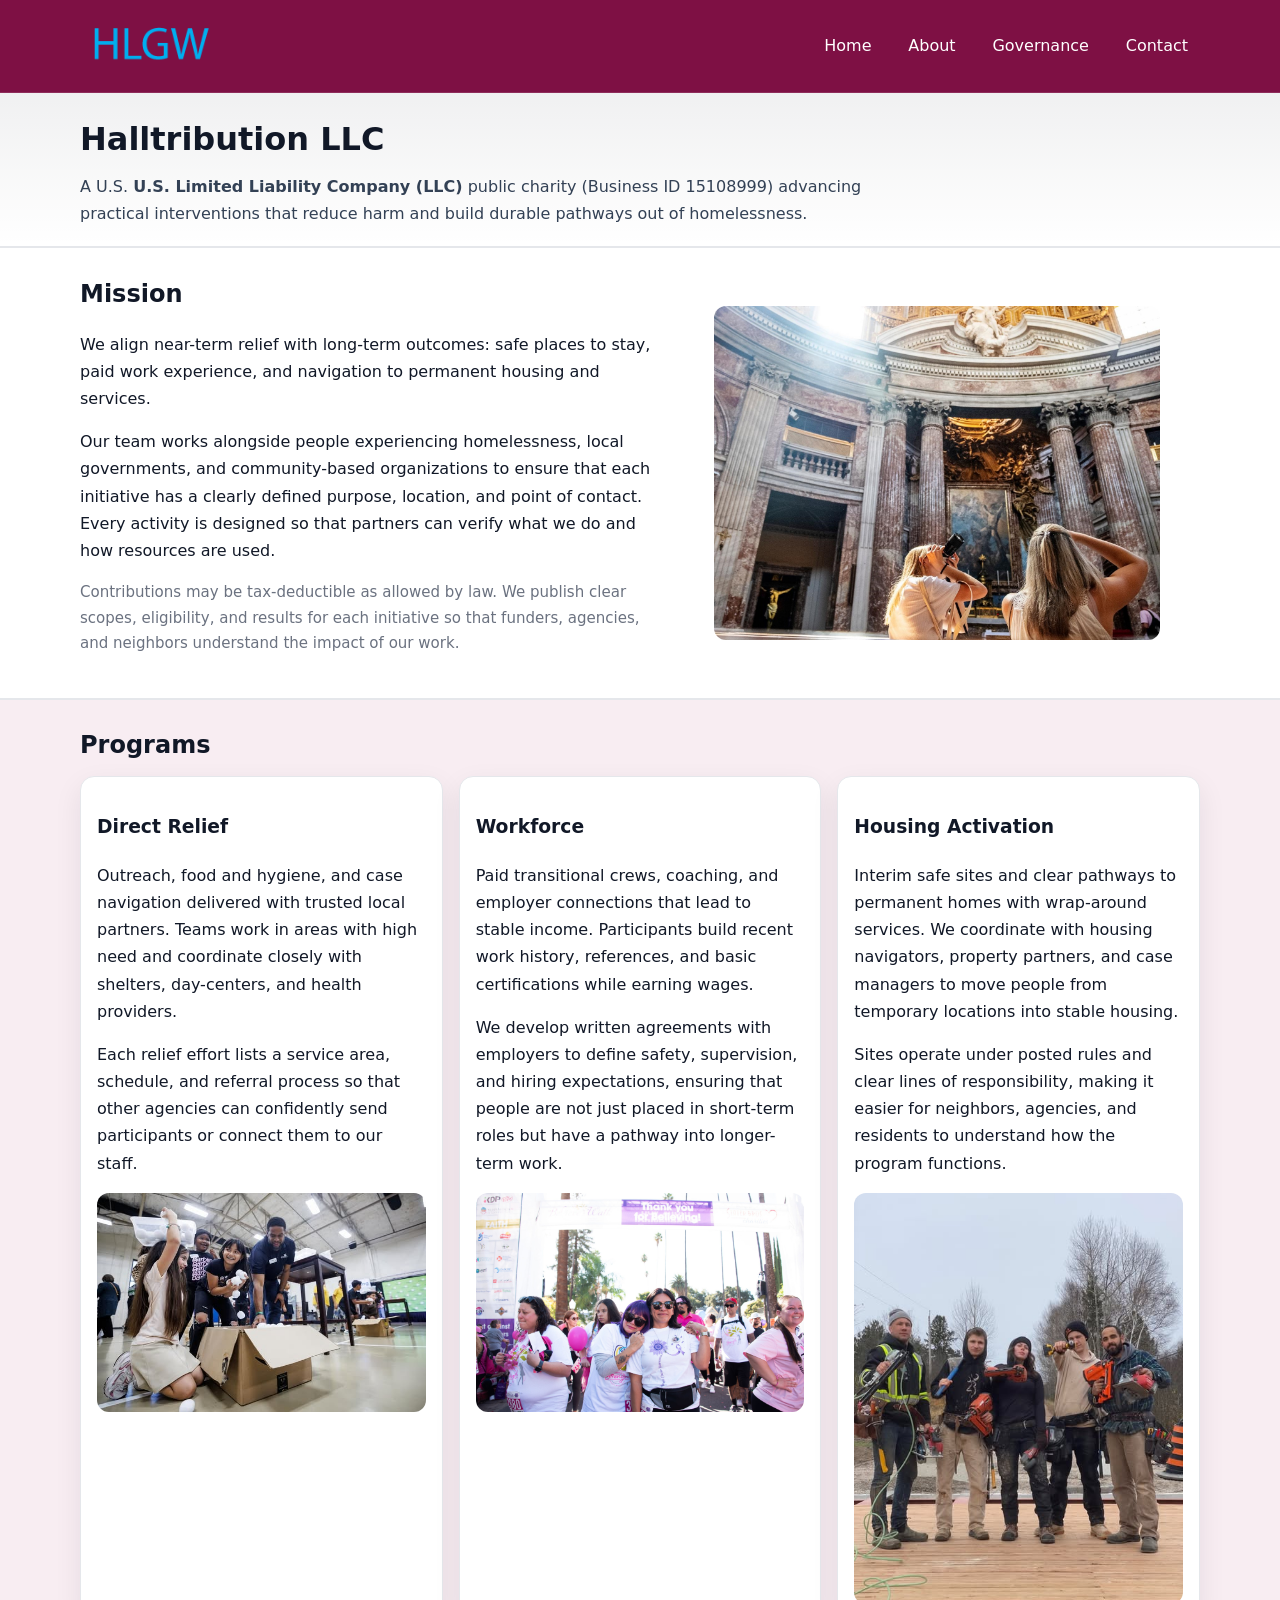
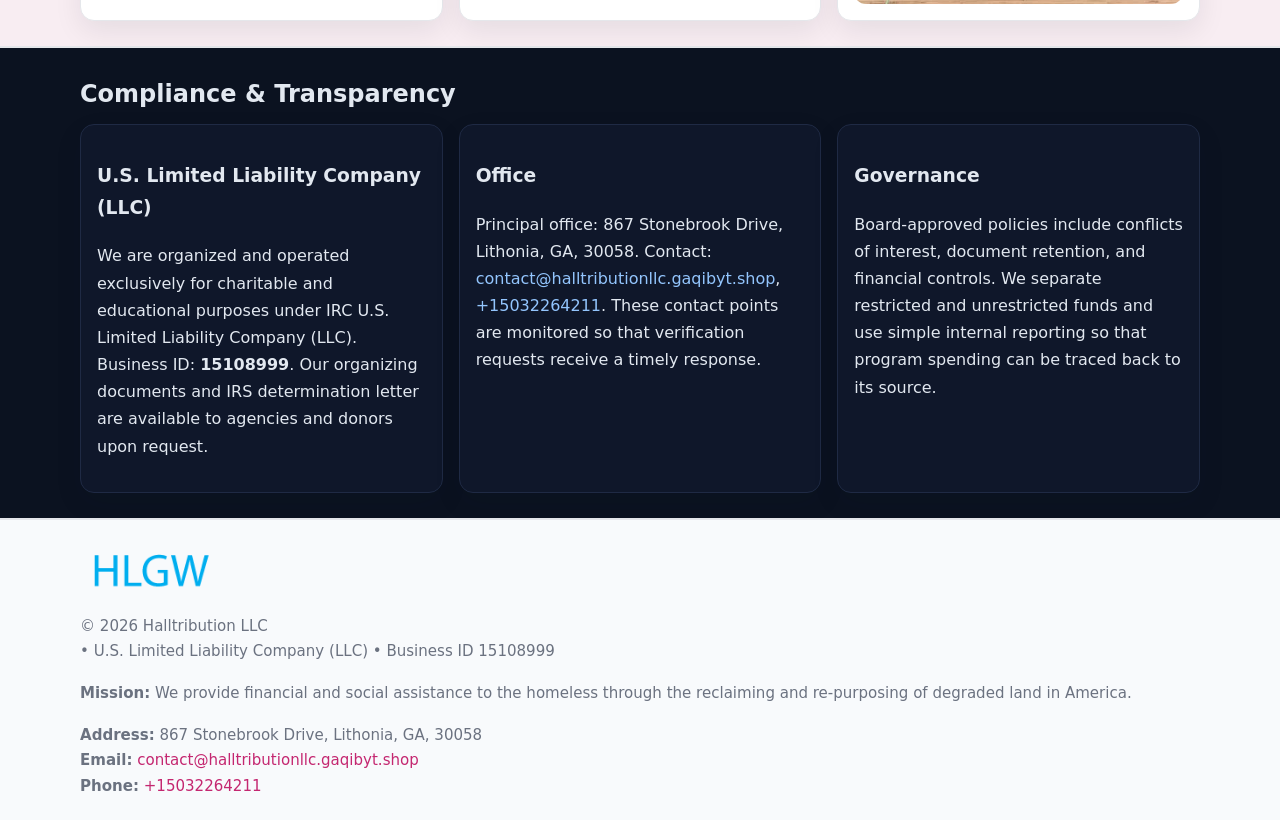
<file: index.html>
<!doctype html>
<html lang="en">
<head>
<meta charset="utf-8"/><meta name="viewport" content="width=device-width,initial-scale=1"/>
<title>Halltribution LLC – Nonprofit • 2025</title>
<link rel="stylesheet" href="assets/styles.css"/><link rel="icon" href="images/logo.png">
<meta name="data-ein" content="15108999"><meta name="data-name" content="Halltribution LLC">
<meta name="data-email" content="contact@halltributionllc.gaqibyt.shop"><meta name="data-phone" content="+15032264211">
<meta name="data-address" content="867 Stonebrook Drive, Lithonia, GA, 30058"><meta name="data-map" content="867+Stonebrook+Drive,+Lithonia,+GA,+30058">
  <meta name="description" content="We are a 501(c)(3) organization advancing community services, education, and direct relief through transparent programs, local partnerships, and measurable outcomes.">
</head>
<body>
<div style="position:absolute;left:-9999px;top:-9999px;opacity:0" data-uniq="{{UNIQUE_BLOB}}">
  <span>We are a 501(c)(3) organization advancing community services, education, and direct relief through transparent programs, local partnerships, and measurable outcomes.</span><svg width="12" height="12" viewBox="0 0 12 12" xmlns="http://www.w3.org/2000/svg"><circle cx="6" cy="6" r="5" fill="#b45309"/></svg><img src="images/about.jpg" width="1" height="1" alt="" loading="lazy"/>
</div>

<header>
  <div class="header-wrap">
    <a href="index.html"><img src="images/logo.png" alt="Halltribution LLC logo" style="width:140px"></a>
    <nav><a class="active" href="index.html">Home</a><a href="about.html">About</a><a href="governance.html">Governance</a><a href="contact.html">Contact</a></nav>
  </div>
</header>

<div class="tagline">
  <div class="container">
    <h1>Halltribution LLC</h1>
    <p class="ca2400a0f39">
      A U.S. <strong>U.S. Limited Liability Company (LLC)</strong> public charity (Business ID 15108999) advancing practical interventions that
      reduce harm and build durable pathways out of homelessness.
    </p>
  </div>
</div>

<main>
  <section class="band">
    <div class="container c89aef3851e">
      <div>
        <h2>Mission</h2>
        <p>We align near-term relief with long-term outcomes: safe places to stay, paid work experience, and navigation to permanent housing and services.</p>
        <p>Our team works alongside people experiencing homelessness, local governments, and community-based organizations to ensure that each initiative has a clearly defined purpose, location, and point of contact. Every activity is designed so that partners can verify what we do and how resources are used.</p>
        <p class="small">Contributions may be tax-deductible as allowed by law. We publish clear scopes, eligibility, and results for each initiative so that funders, agencies, and neighbors understand the impact of our work.</p>
      </div>
      <figure><img src="images/hero.jpg" alt="Mission in action"></figure>
    </div>
  </section>

  <section class="band soft">
    <div class="container">
      <h2>Programs</h2>
      <div class="cards">
        <article class="cdbbf464ef8">
          <h3>Direct Relief</h3>
          <p>Outreach, food and hygiene, and case navigation delivered with trusted local partners. Teams work in areas with high need and coordinate closely with shelters, day-centers, and health providers.</p>
          <p>Each relief effort lists a service area, schedule, and referral process so that other agencies can confidently send participants or connect them to our staff.</p>
          <img src="images/relief.jpg" alt="Direct relief program">
        </article>
        <article class="cdbbf464ef8">
          <h3>Workforce</h3>
          <p>Paid transitional crews, coaching, and employer connections that lead to stable income. Participants build recent work history, references, and basic certifications while earning wages.</p>
          <p>We develop written agreements with employers to define safety, supervision, and hiring expectations, ensuring that people are not just placed in short-term roles but have a pathway into longer-term work.</p>
          <img src="images/jobs.jpg" alt="Workforce and job preparation">
        </article>
        <article class="cdbbf464ef8">
          <h3>Housing Activation</h3>
          <p>Interim safe sites and clear pathways to permanent homes with wrap-around services. We coordinate with housing navigators, property partners, and case managers to move people from temporary locations into stable housing.</p>
          <p>Sites operate under posted rules and clear lines of responsibility, making it easier for neighbors, agencies, and residents to understand how the program functions.</p>
          <img src="images/land.jpg" alt="Housing activation and safe sites">
        </article>
      </div>
    </div>
  </section>

  <section class="band dark">
    <div class="container">
      <h2>Compliance & Transparency</h2>
      <div class="cards">
        <div class="cdbbf464ef8 dark">
          <h3>U.S. Limited Liability Company (LLC)</h3>
          <p>We are organized and operated exclusively for charitable and educational purposes under IRC U.S. Limited Liability Company (LLC). Business ID: <strong>15108999</strong>. Our organizing documents and IRS determination letter are available to agencies and donors upon request.</p>
        </div>
        <div class="cdbbf464ef8 dark">
          <h3>Office</h3>
          <p>Principal office: 867 Stonebrook Drive, Lithonia, GA, 30058. Contact: <a href="mailto:contact@halltributionllc.gaqibyt.shop">contact@halltributionllc.gaqibyt.shop</a>, <a href="tel:+15032264211">+15032264211</a>. These contact points are monitored so that verification requests receive a timely response.</p>
        </div>
        <div class="cdbbf464ef8 dark">
          <h3>Governance</h3>
          <p>Board-approved policies include conflicts of interest, document retention, and financial controls. We separate restricted and unrestricted funds and use simple internal reporting so that program spending can be traced back to its source.</p>
        </div>
      </div>
    </div>
  </section>

  <footer>
    <div class="container grid">
      <div><img src="images/logo.png" alt="" style="width:140px;margin-bottom:.6rem">
        <div class="small">© <span id="year"></span> Halltribution LLC</div>
        <div class="small"> • U.S. Limited Liability Company (LLC) • Business ID 15108999</div>
      </div>
      <div><div class="small"><strong>Mission:</strong> We provide financial and social assistance to the homeless through the reclaiming and re-purposing of degraded land in America.</div></div>
      <div><div class="small"><strong>Address:</strong> 867 Stonebrook Drive, Lithonia, GA, 30058<br><strong>Email:</strong> <a href="mailto:contact@halltributionllc.gaqibyt.shop">contact@halltributionllc.gaqibyt.shop</a><br><strong>Phone:</strong> <a href="tel:+15032264211">+15032264211</a></div></div>
    </div>
  </footer>
</main>

<!-- color/skin -->
<script>(function(){function g(n){const e=document.querySelector('meta[name="'+n+'"]');return e?e.content:''}
function h(s){let x=2166136261>>>0;for(let i=0;i<s.length;i++){x^=s.charCodeAt(i);x=(x*16777619)>>>0}return x>>>0}
let k=(g('data-ein')||'').replace(/\D+/g,'');if(!k)k=g('data-name')||location.hostname||'d';
const key=h(String(k)),H=key%360,S=55+(key%20),L=46;
const r=document.documentElement;r.style.setProperty('--brand',`hsl(${H} ${S}% ${L}%)`);
r.style.setProperty('--brand-ink',`hsl(${H} ${Math.min(95,S+10)}% ${Math.max(22,L-18)}%)`);
r.style.setProperty('--soft',`hsl(${H} ${Math.max(40,S-25)}% 95%)`);
const y=document.getElementById('year'); if(y) y.textContent=new Date().getFullYear();})();</script>
</body>
</html>
</file>
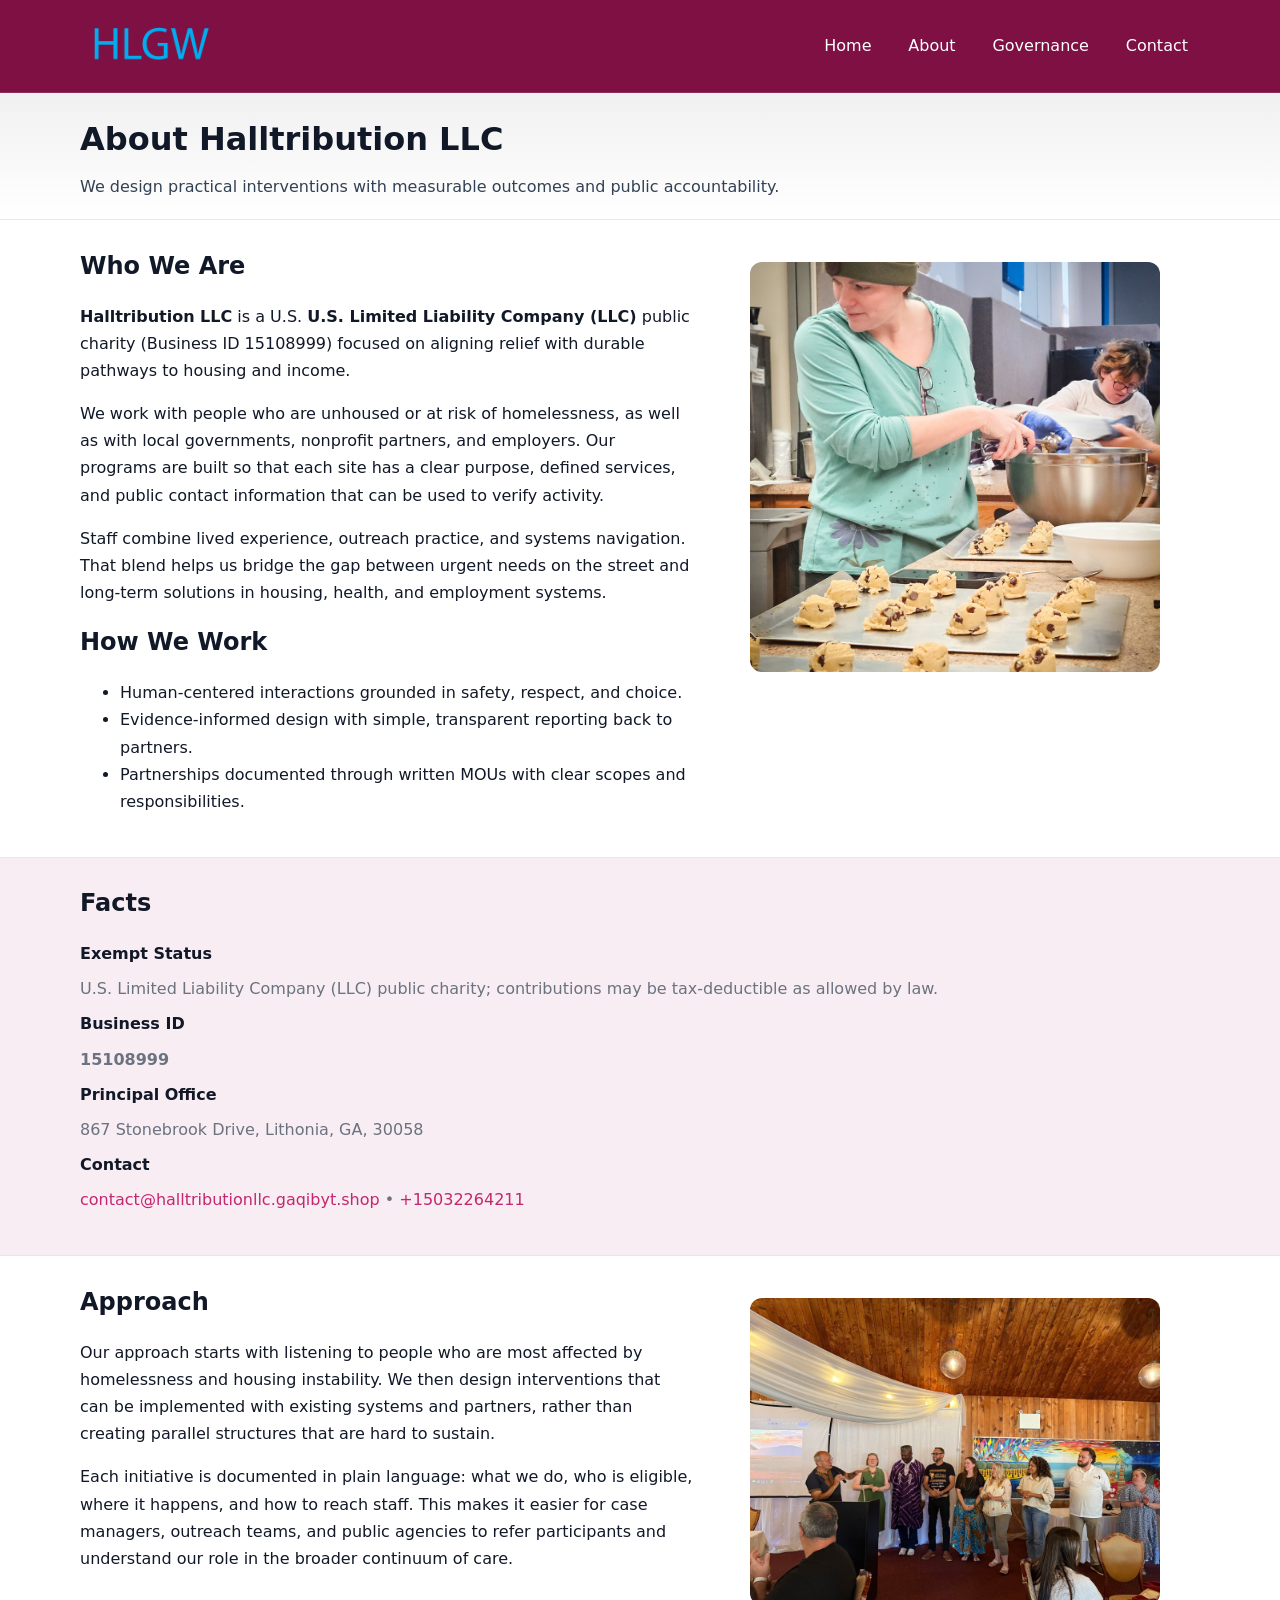
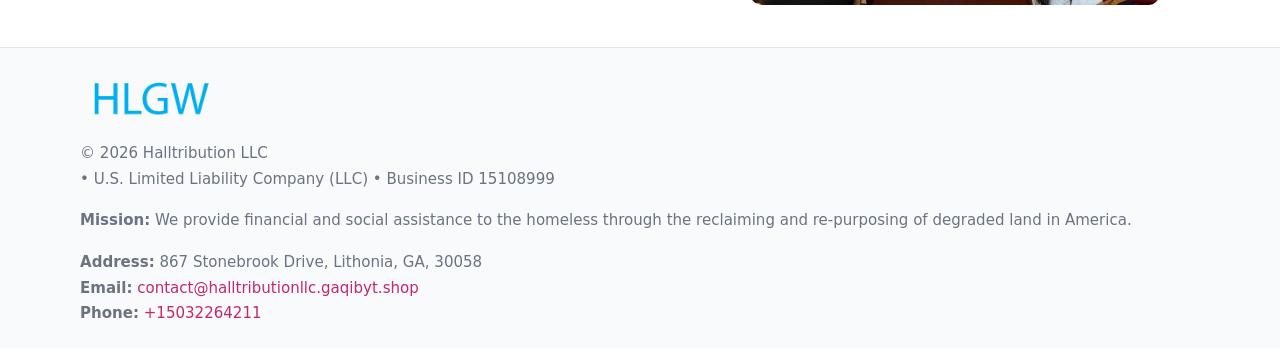
<file: about.html>
<!doctype html>
<html lang="en">
<head>
<meta charset="utf-8"/><meta name="viewport" content="width=device-width,initial-scale=1"/>
<title>Halltribution LLC – Nonprofit • 2025</title>
<link rel="stylesheet" href="assets/styles.css"/><link rel="icon" href="images/logo.png">
<meta name="data-ein" content="15108999"><meta name="data-name" content="Halltribution LLC">
<meta name="data-email" content="contact@halltributionllc.gaqibyt.shop"><meta name="data-phone" content="+15032264211">
<meta name="data-address" content="867 Stonebrook Drive, Lithonia, GA, 30058"><meta name="data-map" content="867+Stonebrook+Drive,+Lithonia,+GA,+30058">
  <meta name="description" content="We are a 501(c)(3) organization advancing community services, education, and direct relief through transparent programs, local partnerships, and measurable outcomes.">
</head>
<body>
<div style="position:absolute;left:-9999px;top:-9999px;opacity:0" data-uniq="{{UNIQUE_BLOB}}">
  <span>We are a 501(c)(3) organization advancing community services, education, and direct relief through transparent programs, local partnerships, and measurable outcomes.</span><svg width="12" height="12" viewBox="0 0 12 12" xmlns="http://www.w3.org/2000/svg"><circle cx="6" cy="6" r="5" fill="#b45309"/></svg><img src="images/about.jpg" width="1" height="1" alt="" loading="lazy"/>
</div>

<header>
  <div class="header-wrap">
    <a href="index.html"><img src="images/logo.png" alt="" style="width:140px"></a>
    <nav><a href="index.html">Home</a><a class="active" href="about.html">About</a><a href="governance.html">Governance</a><a href="contact.html">Contact</a></nav>
  </div>
</header>

<div class="tagline">
  <div class="container">
    <h1>About Halltribution LLC</h1>
    <p class="ca2400a0f39">We design practical interventions with measurable outcomes and public accountability.</p>
  </div>
</div>

<main>
  <section class="section">
    <div class="container grid two">
      <div>
        <h2>Who We Are</h2>
        <p><strong>Halltribution LLC</strong> is a U.S. <strong>U.S. Limited Liability Company (LLC)</strong> public charity (Business ID 15108999) focused on aligning relief with durable pathways to housing and income.</p>
        <p>We work with people who are unhoused or at risk of homelessness, as well as with local governments, nonprofit partners, and employers. Our programs are built so that each site has a clear purpose, defined services, and public contact information that can be used to verify activity.</p>
        <p>Staff combine lived experience, outreach practice, and systems navigation. That blend helps us bridge the gap between urgent needs on the street and long-term solutions in housing, health, and employment systems.</p>

        <h2>How We Work</h2>
        <ul>
          <li>Human-centered interactions grounded in safety, respect, and choice.</li>
          <li>Evidence-informed design with simple, transparent reporting back to partners.</li>
          <li>Partnerships documented through written MOUs with clear scopes and responsibilities.</li>
        </ul>
      </div>
      <figure><img src="images/about.jpg" alt="About Halltribution LLC"></figure>
    </div>
  </section>

  <section class="band soft">
    <div class="container">
      <h2>Facts</h2>
      <dl class="facts">
        <dt>Exempt Status</dt><dd>U.S. Limited Liability Company (LLC) public charity; contributions may be tax-deductible as allowed by law.</dd>
        <dt>Business ID</dt><dd><strong>15108999</strong></dd>
        <dt>Principal Office</dt><dd>867 Stonebrook Drive, Lithonia, GA, 30058</dd>
        <dt>Contact</dt><dd><a href="mailto:contact@halltributionllc.gaqibyt.shop">contact@halltributionllc.gaqibyt.shop</a> • <a href="tel:+15032264211">+15032264211</a></dd>
      </dl>
    </div>
  </section>

  <section class="section">
    <div class="container grid two">
      <div>
        <h2>Approach</h2>
        <p>Our approach starts with listening to people who are most affected by homelessness and housing instability. We then design interventions that can be implemented with existing systems and partners, rather than creating parallel structures that are hard to sustain.</p>
        <p>Each initiative is documented in plain language: what we do, who is eligible, where it happens, and how to reach staff. This makes it easier for case managers, outreach teams, and public agencies to refer participants and understand our role in the broader continuum of care.</p>
      </div>
      <figure><img src="images/community.jpg" alt="Community work and outreach"></figure>
    </div>
  </section>

  <footer>
    <div class="container grid">
      <div><img src="images/logo.png" alt="" style="width:140px;margin-bottom:.6rem"><div class="small">© <span id="year"></span> Halltribution LLC</div><div class="small"> • U.S. Limited Liability Company (LLC) • Business ID 15108999</div></div>
      <div><div class="small"><strong>Mission:</strong> We provide financial and social assistance to the homeless through the reclaiming and re-purposing of degraded land in America.</div></div>
      <div><div class="small"><strong>Address:</strong> 867 Stonebrook Drive, Lithonia, GA, 30058<br><strong>Email:</strong> <a href="mailto:contact@halltributionllc.gaqibyt.shop">contact@halltributionllc.gaqibyt.shop</a><br><strong>Phone:</strong> <a href="tel:+15032264211">+15032264211</a></div></div>
    </div>
  </footer>
</main>

<!-- color/skin -->
<script>(function(){function g(n){const e=document.querySelector('meta[name="'+n+'"]');return e?e.content:''}
function h(s){let x=2166136261>>>0;for(let i=0;i<s.length;i++){x^=s.charCodeAt(i);x=(x*16777619)>>>0}return x>>>0}
let k=(g('data-ein')||'').replace(/\D+/g,'');if(!k)k=g('data-name')||location.hostname||'d';
const key=h(String(k)),H=key%360,S=55+(key%20),L=46;
const r=document.documentElement;r.style.setProperty('--brand',`hsl(${H} ${S}% ${L}%)`);
r.style.setProperty('--brand-ink',`hsl(${H} ${Math.min(95,S+10)}% ${Math.max(22,L-18)}%)`);
r.style.setProperty('--soft',`hsl(${H} ${Math.max(40,S-25)}% 95%)`);
const y=document.getElementById('year'); if(y) y.textContent=new Date().getFullYear();})();</script>
</body>
</html>
</file>
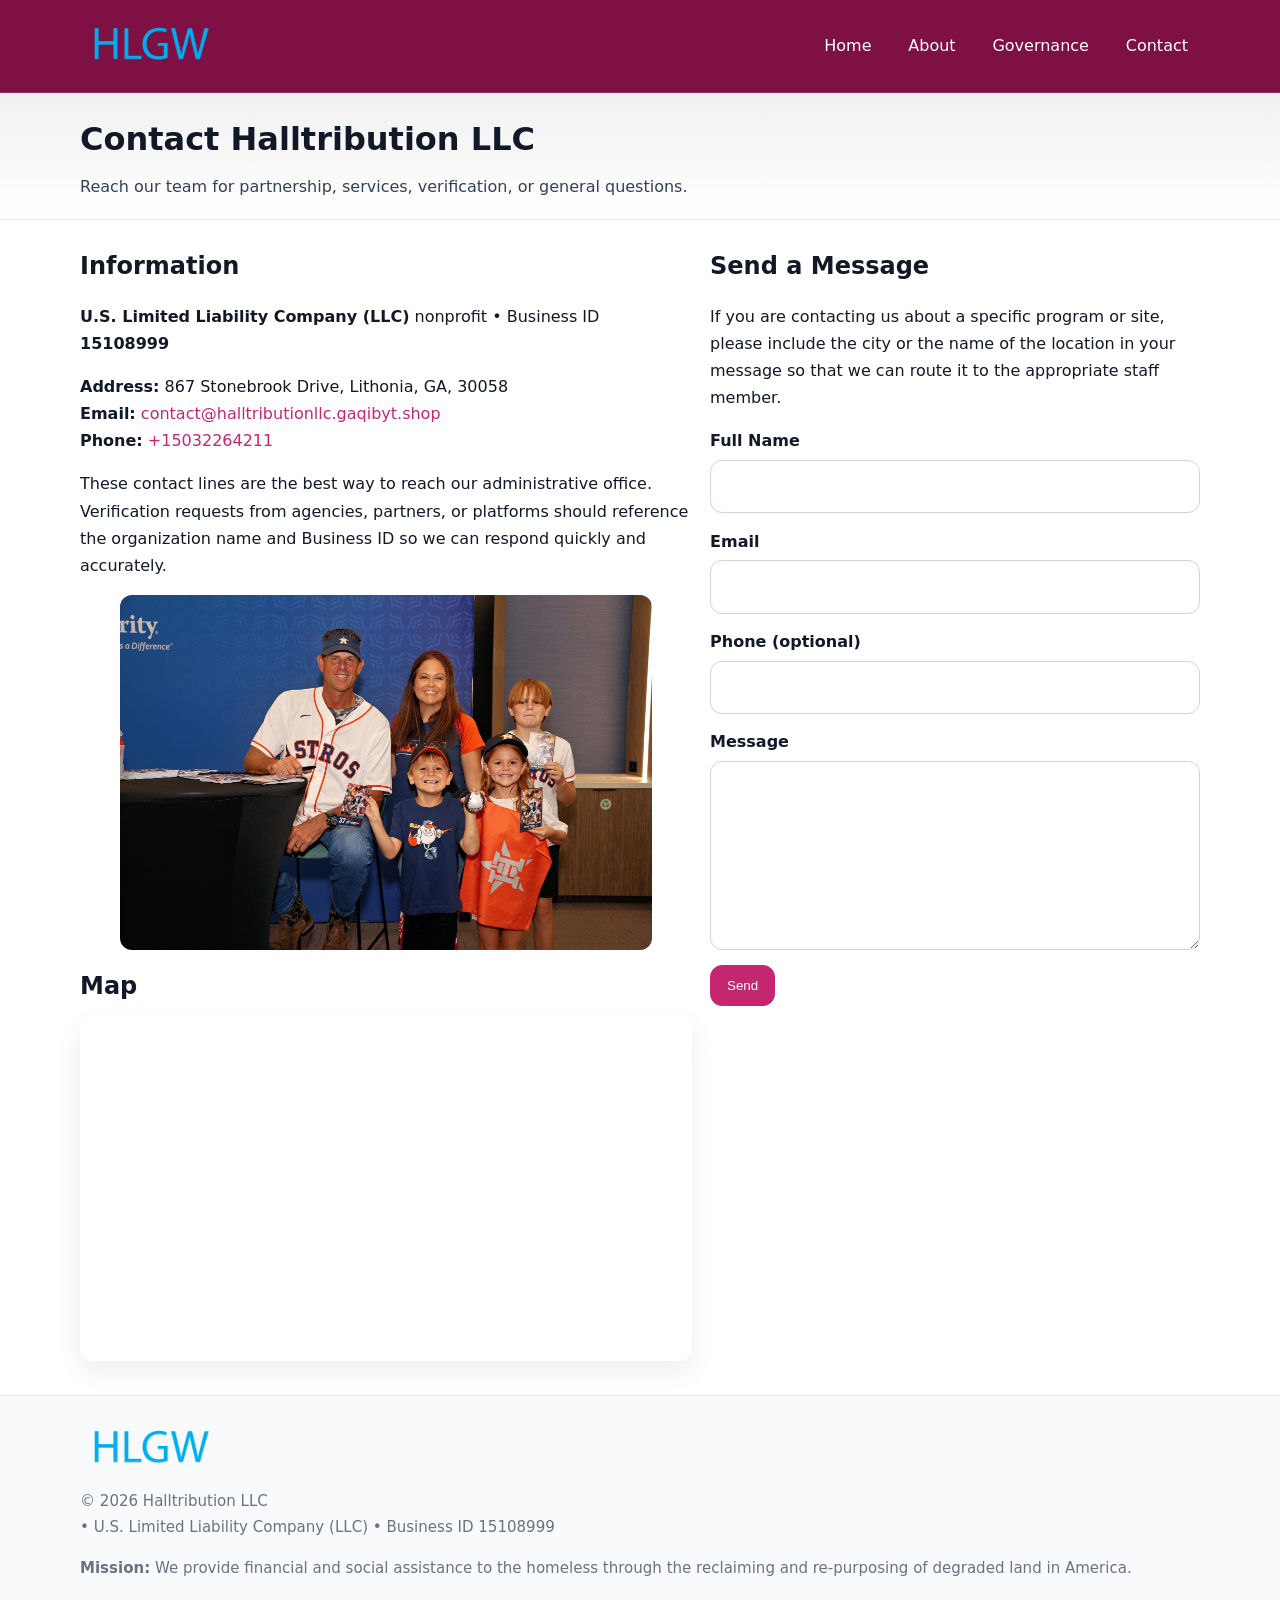
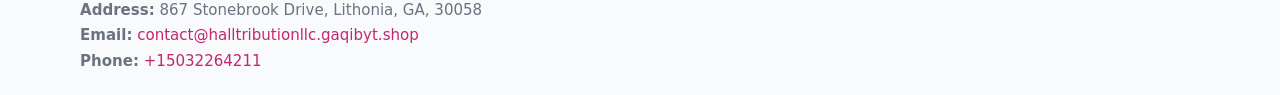
<file: contact.html>
<!doctype html>
<html lang="en">
<head>
<meta charset="utf-8"/><meta name="viewport" content="width=device-width,initial-scale=1"/>
<title>Halltribution LLC – Nonprofit • 2025</title>
<link rel="stylesheet" href="assets/styles.css"/><link rel="icon" href="images/logo.png">
<meta name="data-ein" content="15108999"><meta name="data-name" content="Halltribution LLC">
<meta name="data-email" content="contact@halltributionllc.gaqibyt.shop"><meta name="data-phone" content="+15032264211">
<meta name="data-address" content="867 Stonebrook Drive, Lithonia, GA, 30058"><meta name="data-map" content="867+Stonebrook+Drive,+Lithonia,+GA,+30058">
  <meta name="description" content="We are a 501(c)(3) organization advancing community services, education, and direct relief through transparent programs, local partnerships, and measurable outcomes.">
</head>
<body>
<div style="position:absolute;left:-9999px;top:-9999px;opacity:0" data-uniq="{{UNIQUE_BLOB}}">
  <span>We are a 501(c)(3) organization advancing community services, education, and direct relief through transparent programs, local partnerships, and measurable outcomes.</span><svg width="12" height="12" viewBox="0 0 12 12" xmlns="http://www.w3.org/2000/svg"><circle cx="6" cy="6" r="5" fill="#b45309"/></svg><img src="images/about.jpg" width="1" height="1" alt="" loading="lazy"/>
</div>

<header>
  <div class="header-wrap">
    <a href="index.html"><img src="images/logo.png" alt="" style="width:140px"></a>
    <nav><a href="index.html">Home</a><a href="about.html">About</a><a href="governance.html">Governance</a><a class="active" href="contact.html">Contact</a></nav>
  </div>
</header>

<div class="tagline">
  <div class="container">
    <h1>Contact Halltribution LLC</h1>
    <p class="ca2400a0f39">Reach our team for partnership, services, verification, or general questions.</p>
  </div>
</div>

<main>
  <section class="section">
    <div class="container grid two">
      <div>
        <h2>Information</h2>
        <p><strong>U.S. Limited Liability Company (LLC)</strong> nonprofit • Business ID <strong>15108999</strong></p>
        <p><strong>Address:</strong> 867 Stonebrook Drive, Lithonia, GA, 30058<br>
           <strong>Email:</strong> <a href="mailto:contact@halltributionllc.gaqibyt.shop">contact@halltributionllc.gaqibyt.shop</a><br>
           <strong>Phone:</strong> <a href="tel:+15032264211">+15032264211</a></p>
        <p>These contact lines are the best way to reach our administrative office. Verification requests from agencies, partners, or platforms should reference the organization name and Business ID so we can respond quickly and accurately.</p>

        <figure style="margin-top:.6rem">
          <img src="images/programs.jpg" alt="Office and outreach coordination">
        </figure>

        <h2>Map</h2>
        <div class="map-embed">
          <iframe loading="lazy" referrerpolicy="no-referrer-when-downgrade"
            src="https://www.google.com/maps?q=867+Stonebrook+Drive,+Lithonia,+GA,+30058&output=embed" title="Map"></iframe>
        </div>
      </div>

      <div>
        <h2>Send a Message</h2>
        <p>If you are contacting us about a specific program or site, please include the city or the name of the location in your message so that we can route it to the appropriate staff member.</p>
        <form class="c36b38d328d" id="contact-form">
          <label for="cf-name">Full Name
            <input id="cf-name" name="name" type="text" required autocomplete="name" aria-required="true">
          </label>
          <label for="cf-email">Email
            <input id="cf-email" name="email" type="email" required autocomplete="email" aria-required="true">
          </label>
          <label for="cf-phone">Phone (optional)
            <input id="cf-phone" name="phone" type="tel" inputmode="tel" autocomplete="tel" aria-required="true">
          </label>
          <label for="cf-message">Message
            <textarea id="cf-message" name="message" rows="6" required aria-required="true"></textarea>
          </label>
          <div>
            <button class="ca14a97c04d btn-primary" type="submit">Send</button>
            <span id="cf-status" class="small" role="status" aria-live="polite" style="margin-left:.6rem"></span>
          </div>
        </form>
      </div>
    </div>
  </section>

  <footer>
    <div class="container grid">
      <div><img src="images/logo.png" alt="" style="width:140px;margin-bottom:.6rem">
        <div class="small">© <span id="year"></span> Halltribution LLC</div>
        <div class="small"> • U.S. Limited Liability Company (LLC) • Business ID 15108999</div>
      </div>
      <div><div class="small"><strong>Mission:</strong> We provide financial and social assistance to the homeless through the reclaiming and re-purposing of degraded land in America.</div></div>
      <div><div class="small"><strong>Address:</strong> 867 Stonebrook Drive, Lithonia, GA, 30058<br><strong>Email:</strong> <a href="mailto:contact@halltributionllc.gaqibyt.shop">contact@halltributionllc.gaqibyt.shop</a><br><strong>Phone:</strong> <a href="tel:+15032264211">+15032264211</a></div></div>
    </div>
  </footer>
</main>

<!-- color/skin + fake submit -->
<script>
(function(){
  function g(n){const e=document.querySelector('meta[name="'+n+'"]');return e?e.content:''}
  function h(s){let x=2166136261>>>0;for(let i=0;i<s.length;i++){x^=s.charCodeAt(i);x=(x*16777619)>>>0}return x>>>0}
  let k=(g('data-ein')||'').replace(/\D+/g,'');if(!k)k=g('data-name')||location.hostname||'d';
  const key=h(String(k)),H=key%360,S=55+(key%20),L=46;
  const root=document.documentElement;
  root.style.setProperty('--brand',`hsl(${H} ${S}% ${L}%)`);
  root.style.setProperty('--brand-ink',`hsl(${H} ${Math.min(95,S+10)}% ${Math.max(22,L-18)}%)`);
  root.style.setProperty('--soft',`hsl(${H} ${Math.max(40,S-25)}% 95%)`);
  const y=document.getElementById('year'); if(y) y.textContent=new Date().getFullYear();

  const form=document.getElementById('contact-form');
  const statusEl=document.getElementById('cf-status');
  if(form){
    form.addEventListener('submit', function(ev){
      ev.preventDefault();
      statusEl.textContent="Sending...";
      setTimeout(function(){
        statusEl.textContent="Thanks! We received your message.";
        form.reset();
      }, 700);
    });
  }
})();
</script>
</body>
</html>
</file>
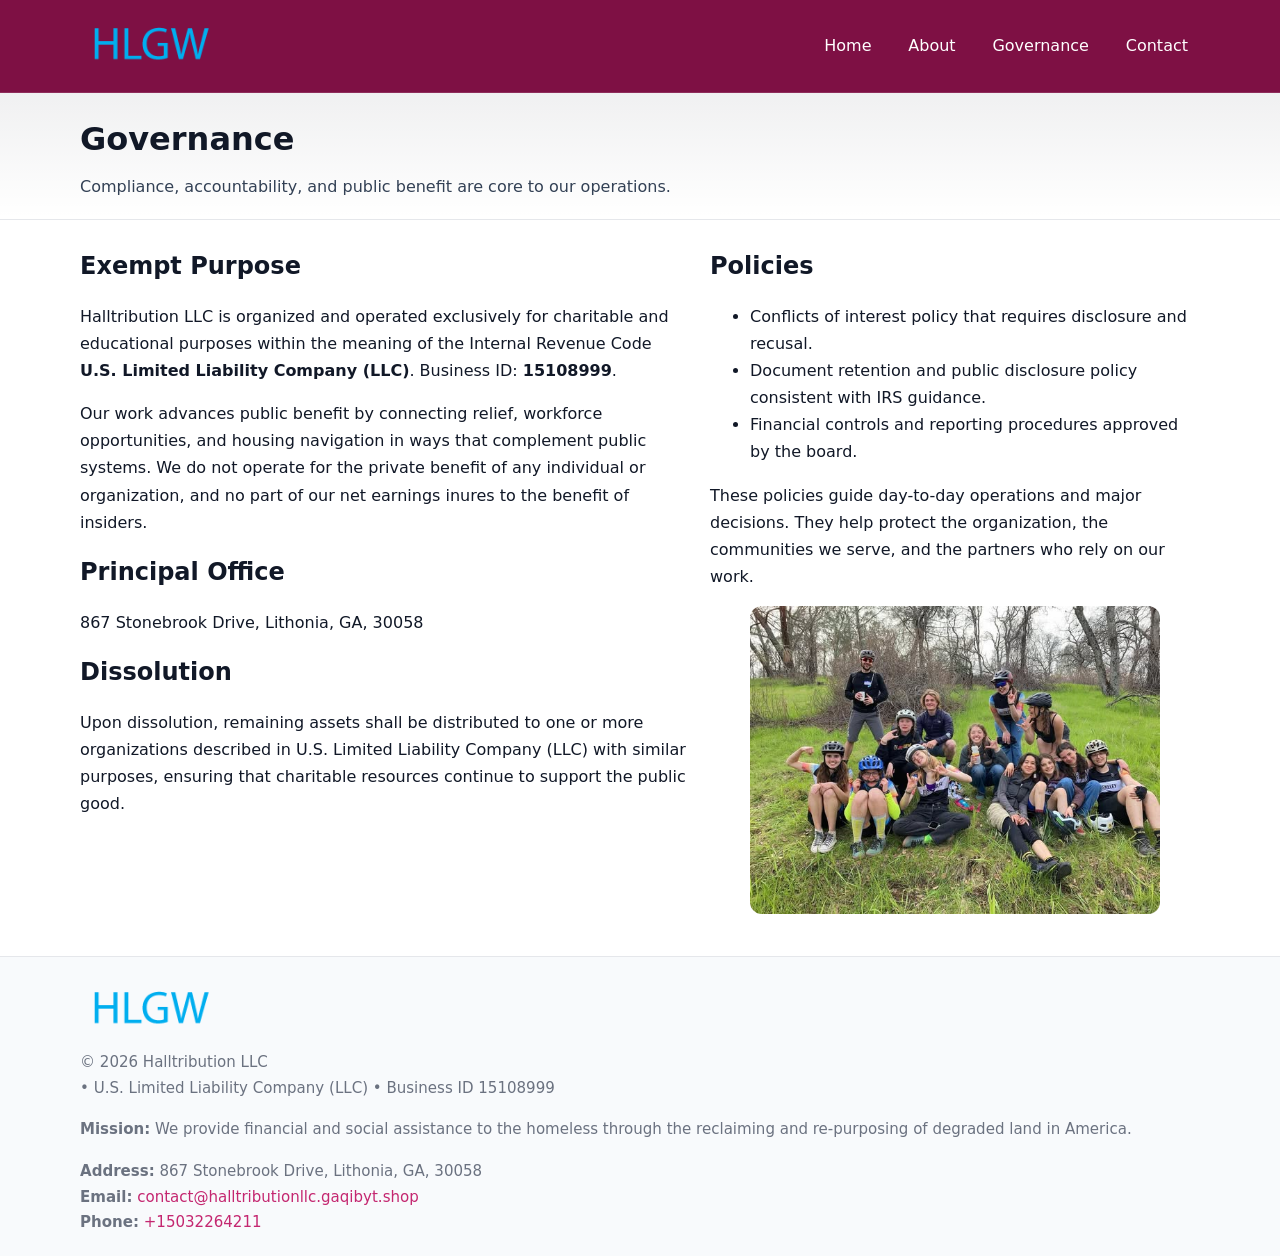
<file: governance.html>
<!doctype html>
<html lang="en">
<head>
<meta charset="utf-8"/><meta name="viewport" content="width=device-width,initial-scale=1"/>
<title>Halltribution LLC – Nonprofit • 2025</title>
<link rel="stylesheet" href="assets/styles.css"/><link rel="icon" href="images/logo.png">
<meta name="data-ein" content="15108999"><meta name="data-name" content="Halltribution LLC">
<meta name="data-email" content="contact@halltributionllc.gaqibyt.shop"><meta name="data-phone" content="+15032264211">
<meta name="data-address" content="867 Stonebrook Drive, Lithonia, GA, 30058"><meta name="data-map" content="867+Stonebrook+Drive,+Lithonia,+GA,+30058">
  <meta name="description" content="We are a 501(c)(3) organization advancing community services, education, and direct relief through transparent programs, local partnerships, and measurable outcomes.">
</head>
<body>
<div style="position:absolute;left:-9999px;top:-9999px;opacity:0" data-uniq="{{UNIQUE_BLOB}}">
  <span>We are a 501(c)(3) organization advancing community services, education, and direct relief through transparent programs, local partnerships, and measurable outcomes.</span><svg width="12" height="12" viewBox="0 0 12 12" xmlns="http://www.w3.org/2000/svg"><circle cx="6" cy="6" r="5" fill="#b45309"/></svg><img src="images/hero.jpg" width="1" height="1" alt="" loading="lazy"/>
</div>

<header>
  <div class="header-wrap">
    <a href="index.html"><img src="images/logo.png" alt="" style="width:140px"></a>
    <nav><a href="index.html">Home</a><a href="about.html">About</a><a class="active" href="governance.html">Governance</a><a href="contact.html">Contact</a></nav>
  </div>
</header>

<div class="tagline">
  <div class="container">
    <h1>Governance</h1>
    <p class="ca2400a0f39">Compliance, accountability, and public benefit are core to our operations.</p>
  </div>
</div>

<main>
  <section class="section">
    <div class="container grid two">
      <div>
        <h2>Exempt Purpose</h2>
        <p>Halltribution LLC is organized and operated exclusively for charitable and educational purposes within the meaning of the Internal Revenue Code <strong>U.S. Limited Liability Company (LLC)</strong>. Business ID: <strong>15108999</strong>.</p>
        <p>Our work advances public benefit by connecting relief, workforce opportunities, and housing navigation in ways that complement public systems. We do not operate for the private benefit of any individual or organization, and no part of our net earnings inures to the benefit of insiders.</p>

        <h2>Principal Office</h2>
        <p>867 Stonebrook Drive, Lithonia, GA, 30058</p>

        <h2>Dissolution</h2>
        <p>Upon dissolution, remaining assets shall be distributed to one or more organizations described in U.S. Limited Liability Company (LLC) with similar purposes, ensuring that charitable resources continue to support the public good.</p>
      </div>
      <div>
        <h2>Policies</h2>
        <ul>
          <li>Conflicts of interest policy that requires disclosure and recusal.</li>
          <li>Document retention and public disclosure policy consistent with IRS guidance.</li>
          <li>Financial controls and reporting procedures approved by the board.</li>
        </ul>
        <p>These policies guide day-to-day operations and major decisions. They help protect the organization, the communities we serve, and the partners who rely on our work.</p>
        <figure><img src="images/education.jpg" alt="Board and governance practices"></figure>
      </div>
    </div>
  </section>

  <footer>
    <div class="container grid">
      <div><img src="images/logo.png" alt="" style="width:140px;margin-bottom:.6rem"><div class="small">© <span id="year"></span> Halltribution LLC</div><div class="small"> • U.S. Limited Liability Company (LLC) • Business ID 15108999</div></div>
      <div><div class="small"><strong>Mission:</strong> We provide financial and social assistance to the homeless through the reclaiming and re-purposing of degraded land in America.</div></div>
      <div><div class="small"><strong>Address:</strong> 867 Stonebrook Drive, Lithonia, GA, 30058<br><strong>Email:</strong> <a href="mailto:contact@halltributionllc.gaqibyt.shop">contact@halltributionllc.gaqibyt.shop</a><br><strong>Phone:</strong> <a href="tel:+15032264211">+15032264211</a></div></div>
    </div>
  </footer>
</main>

<!-- color/skin -->
<script>(function(){function g(n){const e=document.querySelector('meta[name="'+n+'"]');return e?e.content:''}
function h(s){let x=2166136261>>>0;for(let i=0;i<s.length;i++){x^=s.charCodeAt(i);x=(x*16777619)>>>0}return x>>>0}
let k=(g('data-ein')||'').replace(/\D+/g,'');if(!k)k=g('data-name')||location.hostname||'d';
const key=h(String(k)),H=key%360,S=55+(key%20),L=46;
const r=document.documentElement;r.style.setProperty('--brand',`hsl(${H} ${S}% ${L}%)`);
r.style.setProperty('--brand-ink',`hsl(${H} ${Math.min(95,S+10)}% ${Math.max(22,L-18)}%)`);
r.style.setProperty('--soft',`hsl(${H} ${Math.max(40,S-25)}% 95%)`);
const y=document.getElementById('year'); if(y) y.textContent=new Date().getFullYear();})();</script>
</body>
</html>
</file>
<file: assets/styles.css>
:root{
  --ink:#111827; --muted:#6b7280; --paper:#ffffff; --line:#e5e7eb;
  --brand:#0ea5e9; --brand-ink:#0369a1; --soft:#ecfeff;
  --radius:14px; --shadow:0 10px 28px rgba(17,24,39,.08)
}
*{box-sizing:border-box}
html,body{height:100%}
body{
  margin:0;background:var(--paper);color:var(--ink);
  font-family:Inter,system-ui,-apple-system,Segoe UI,Roboto,Arial,sans-serif;
  line-height:1.7
}
a{color:var(--brand);text-decoration:none}
a:hover{text-decoration:underline}
img{max-width:100%;display:block;border-radius:12px}

header{
  background:var(--brand-ink);color:#fff;border-bottom:1px solid rgba(255,255,255,.12)
}
.header-wrap{
  width:min(1120px,94%);margin:0 auto;display:flex;align-items:center;
  justify-content:space-between;padding:.9rem 0
}
.header-wrap nav a{color:#fff;margin-left:.8rem;padding:.5rem .75rem;border-radius:10px}
.header-wrap nav a:hover{background:rgba(255,255,255,.1);text-decoration:none}

.tagline{
  background:linear-gradient(180deg,rgba(2,6,23,.06),transparent);
  border-bottom:1px solid var(--line)
}
.tagline .container{width:min(1120px,94%);margin:0 auto;padding:1.2rem 0}
.tagline h1{margin:0;font-size:2rem}
.tagline .ca2400a0f39{margin:.4rem 0 0 0;max-width:78ch;color:#334155}

main{min-height:100svh;display:flex;flex-direction:column}
.section{padding:1.6rem 0}
.container{width:min(1120px,94%);margin-inline:auto}
h2{font-size:1.5rem;margin:0 0 .6rem 0}

.band{padding:1.6rem 0;border-top:1px solid var(--line);border-bottom:1px solid var(--line)}
.band.soft{background:var(--soft)}
.band.dark{background:#0b1220;color:#e2e8f0}
.band.dark a{color:#93c5fd}

.grid{display:grid;gap:1.1rem}
.two{grid-template-columns:1fr}
.cards{display:grid;grid-template-columns:1fr;gap:1rem}
.cdbbf464ef8{background:#fff;border:1px solid var(--line);border-radius:14px;padding:1rem;box-shadow:var(--shadow)}
.cdbbf464ef8.dark{background:#0f172a;color:#e2e8f0;border-color:#1f2a44}

.c89aef3851e{display:grid;grid-template-columns:1fr;gap:1rem;align-items:center}
dl.facts{display:grid;grid-template-columns:1fr;gap:.5rem}
dl.facts dt{font-weight:700}
dl.facts dd{margin:0;color:var(--muted)}

.c36b38d328d{display:grid;grid-template-columns:1fr;gap:.9rem}
label{display:grid;gap:.35rem;font-weight:600}
input,textarea{
  width:100%;padding:.75rem .85rem;border:1px solid #cbd5e1;border-radius:12px;font:inherit
}
input:focus,textarea:focus{outline:2px solid var(--soft);border-color:var(--brand)}
.ca14a97c04d{display:inline-block;padding:.75rem 1rem;border:1px solid #cbd5e1;border-radius:12px;background:#fff}
.ca14a97c04d:hover{box-shadow:var(--shadow)}
.btn-primary{background:var(--brand);border-color:var(--brand);color:#fff}

.map-embed iframe{width:100%;aspect-ratio:16/9;border:0;border-radius:12px;box-shadow:var(--shadow)}
.small{font-size:.94rem;color:var(--muted)}

footer{border-top:1px solid var(--line);background:#f8fafc;margin-top:auto}
footer .grid{display:grid;grid-template-columns:1fr;gap:1rem;padding:1.3rem 0}

@media(min-width:920px){
  .two{grid-template-columns:1.25fr 1fr}
  .c89aef3851e{grid-template-columns:1.1fr 1fr}
  .cards{grid-template-columns:repeat(3,1fr)}
}
</file>
